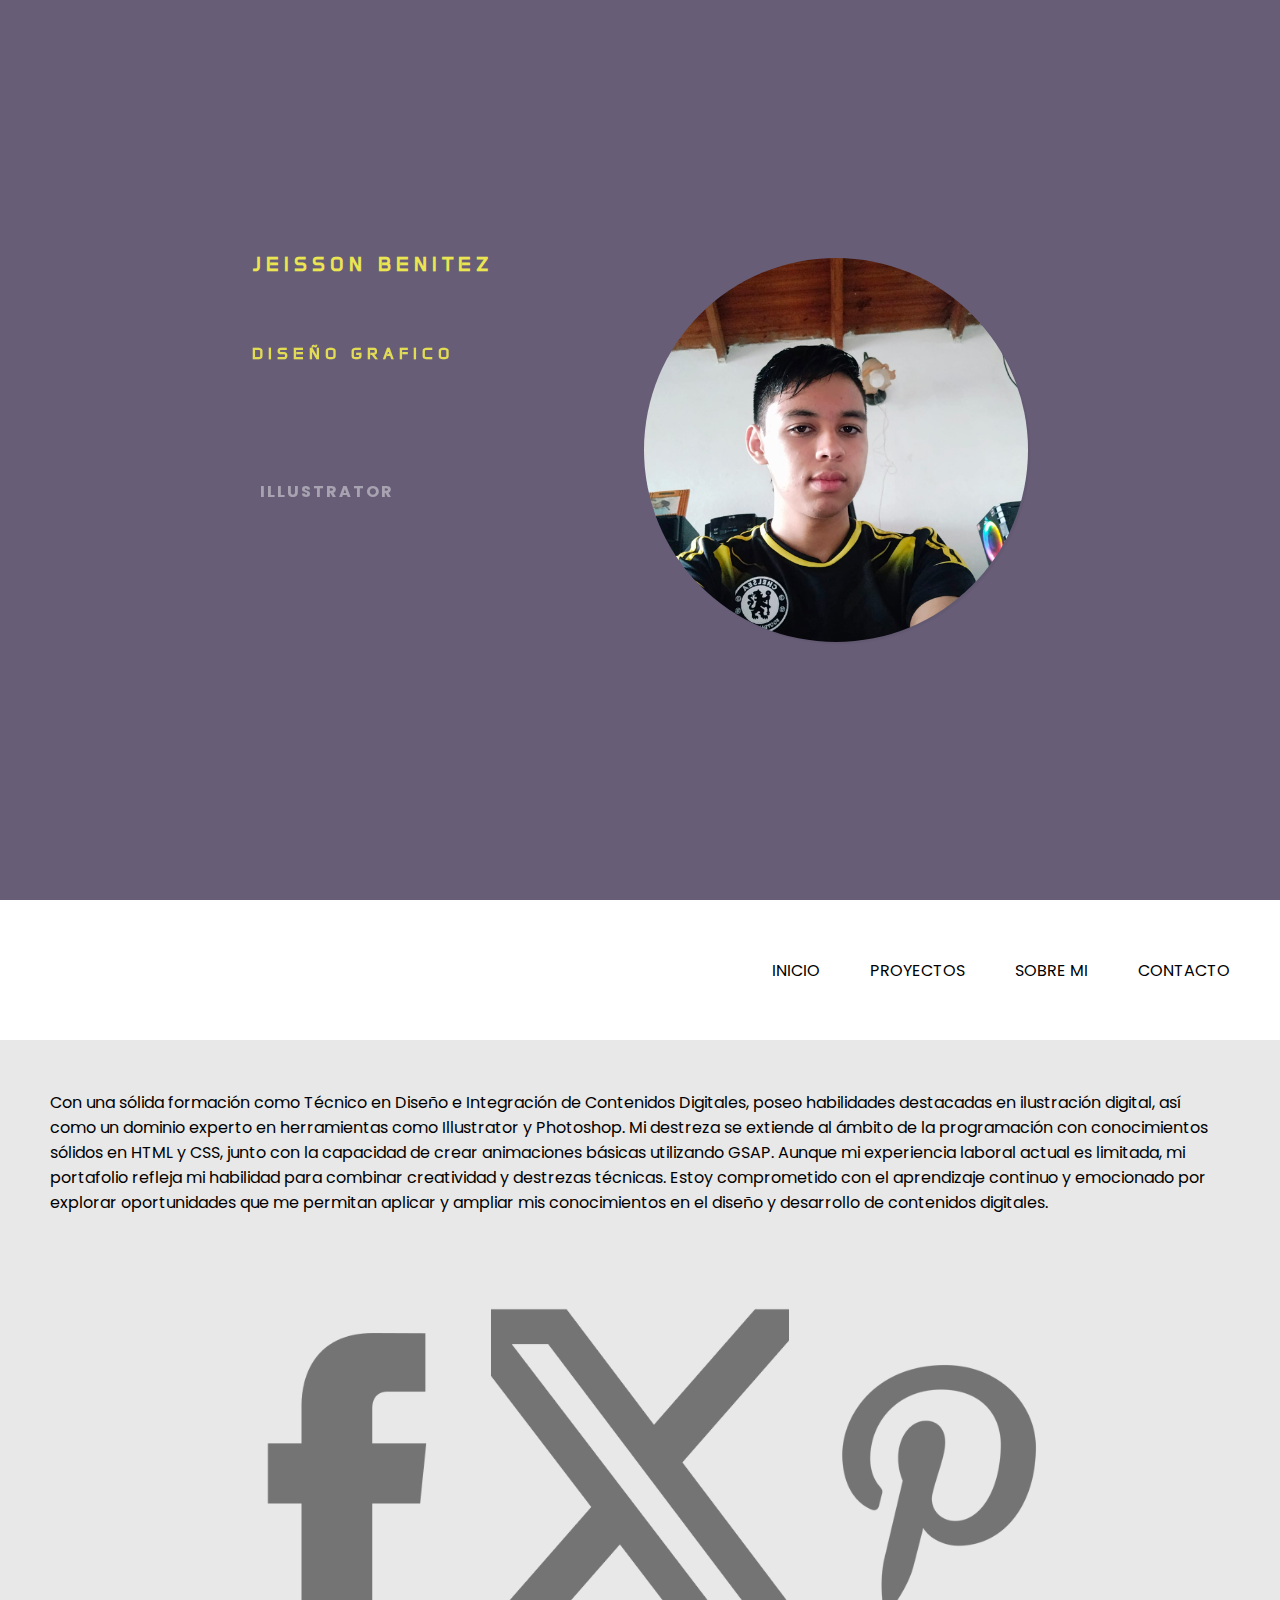
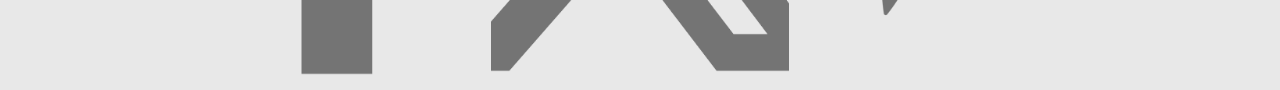
<file: index.html>
<!DOCTYPE html>
<html lang="es">
<head>
    <meta charset="UTF-8">
    <meta name="viewport" content="width=device-width, initial-scale=1.0">
    <script src="https://cdnjs.cloudflare.com/ajax/libs/gsap/3.12.5/gsap.min.js"></script>
    <link rel="preconnect" href="https://fonts.googleapis.com">
    <link rel="preconnect" href="https://fonts.gstatic.com" crossorigin>
    <link href="https://fonts.googleapis.com/css2?family=Anta&family=Inconsolata:wght@300;500&family=Roboto+Mono:wght@400;600&family=Roboto:wght@300;400;500&display=swap" rel="stylesheet">
    <link rel="preconnect" href="https://fonts.googleapis.com">
    <link rel="preconnect" href="https://fonts.gstatic.com" crossorigin>
    <link href="https://fonts.googleapis.com/css2?family=Anta&family=Inconsolata:wght@300;500&family=Poppins:ital,wght@0,100;0,200;0,300;0,400;0,500;0,600;0,700;0,800;0,900;1,100;1,200;1,300;1,400;1,500;1,600;1,700;1,800;1,900&family=Roboto+Mono:wght@400;600&family=Roboto:wght@300;400;500&display=swap" rel="stylesheet">
    <link rel="stylesheet" href="global.css">
    <link rel="stylesheet" href="style.css">
    <title>Portafolio Jeisson Benitez Ortega</title>
</head>
<body>
    <div class="hero">
        <div class="info">
            <h3 id="nombre">Jeisson Benitez</h3>
            <section>
                <p class="text title">diseño grafico</p>
                <p class="text">illustrator</p>
                <p class="text">photoshop</p>
                <p class="text title">Web-frontend</p>
                <p class="text">html</p>
                <p class="text">css</p>
                <p class="text">javascript</p>
                <p class="text title">web-backend</p>
                <p class="text">node js</p>
                <p class="text">ejs</p>
                <p class="text">sql</p>
            </section>
        </div>
        <div class="img">
            <img src="img/Jeisson.jpeg" id="img">
        </div>
    </div>
    <header id="header">
        <img src="img/barras.png" id="barras">
        <nav id="nav">
            <a href="index.html">inicio</a>
            <a href="views/portafolio.html">proyectos</a>
            <a href="views/acerca_de.html">sobre mi</a>
            <a href="views/contacto.html">contacto</a>
        </nav>
    </header>
    <p class="parraf">
        Con una sólida formación como Técnico en Diseño e Integración de Contenidos Digitales, poseo habilidades destacadas en ilustración digital, así como un dominio experto en herramientas como Illustrator y Photoshop. Mi destreza se extiende al ámbito de la programación con conocimientos sólidos en HTML y CSS, junto con la capacidad de crear animaciones básicas utilizando GSAP. Aunque mi experiencia laboral actual es limitada, mi portafolio refleja mi habilidad para combinar creatividad y destrezas técnicas. Estoy comprometido con el aprendizaje continuo y emocionado por explorar oportunidades que me permitan aplicar y ampliar mis conocimientos en el diseño y desarrollo de contenidos digitales.
    </p>
    <br>
    <section class="slider">
        <img src="img/facebook.webp" id="facebook">
        <img src="img/x.webp" id="x">
        <img src="img/pinterest.webp" id="pinterest">
    </section>
    <script src="script.js"></script>
    <script src="global.js"></script>
</body>
</html>
</file>
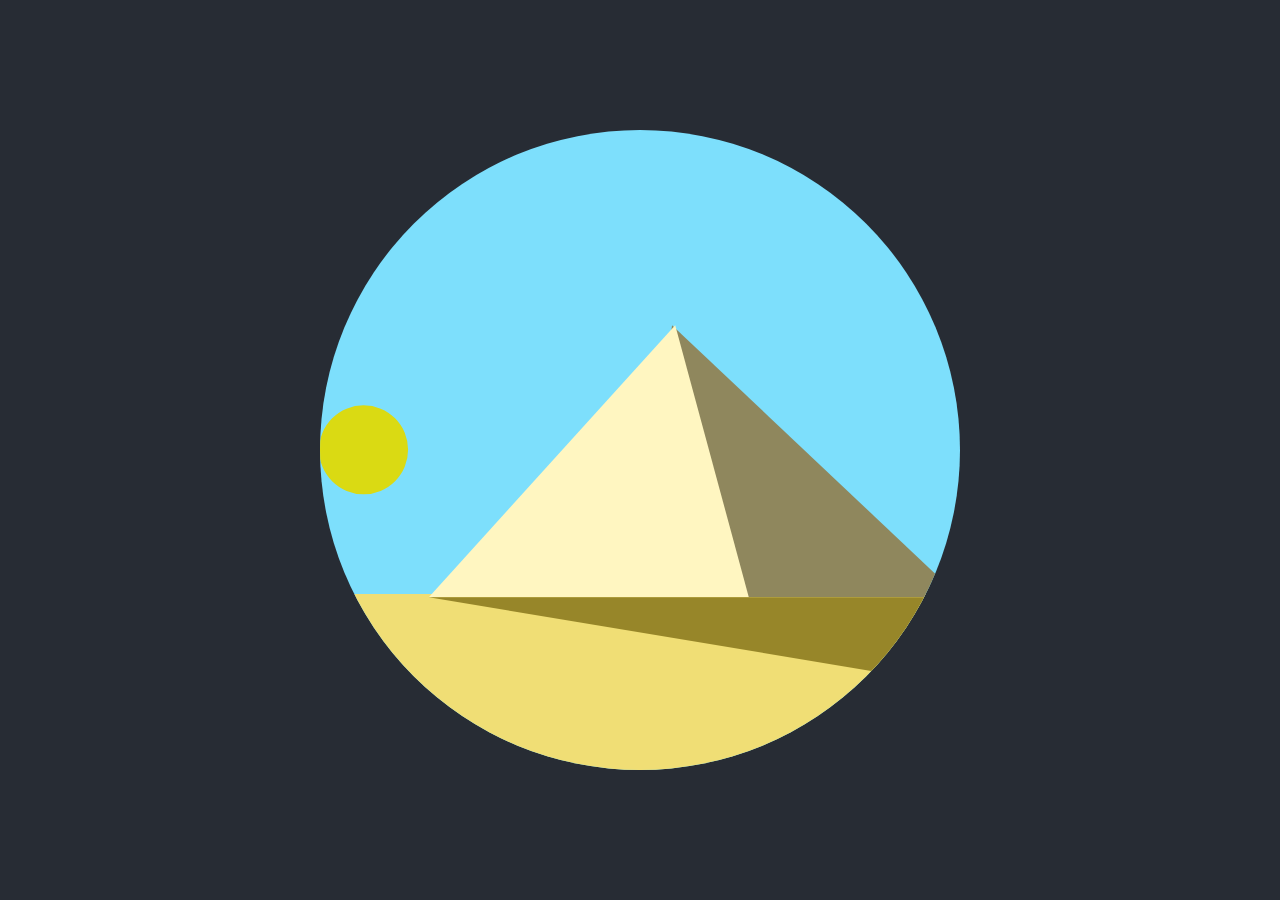
<file: views/proyects/atardecer/index.html>
<!DOCTYPE html>
<html lang="es">
<head>
    <meta charset="UTF-8">
    <meta name="viewport" content="width=device-width, initial-scale=1.0">
    <link rel="stylesheet" href="style.css">
    <title>Document</title>
</head>
<body>
    <div class="container">
        <div class="sol">
            <div class="circulo"></div>
        </div>
        <div class="sand">
                
        </div>
        <div class="sombraSand">
            
        </div>
        <div class="piramide">
            <div class="triangulo-1">
                    
            </div>
            <div class="triangulo-2">
                    
            </div>
        </div>
    </div>
    
</body>
</html>
</file>
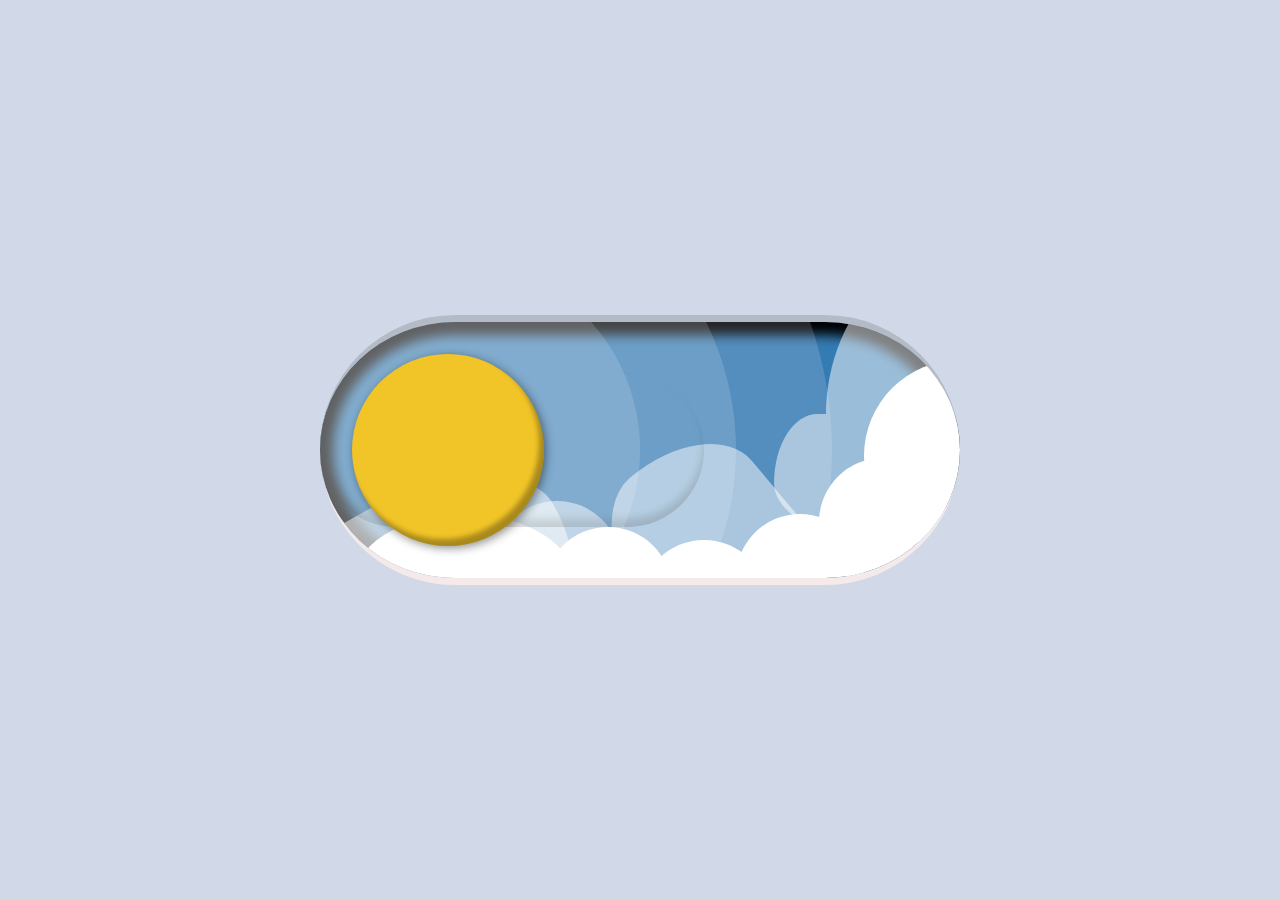
<file: views/proyects/solYLunaButton/index.html>
<!DOCTYPE html>
<html lang="es">
<head>
    <meta charset="UTF-8">
    <meta name="viewport" content="width=device-width, initial-scale=1.0">
    <title>SOL Y LUNA BOTON</title>
    <link rel="stylesheet" href="style.css">
</head>
<body>
<div class="container">
    <div class="background">
        <div class="estrella">
            <div class="star1"></div>
            <div class="star2"></div>
            <div class="star3"></div>
            <div class="star4"></div>
            <div class="star5"></div>
            <div class="star6"></div>
            <div class="star7"></div>
            <div class="star8"></div>
            <div class="star9"></div>
            <div class="star10"></div>
        </div>
        <div class="nube">
            <div class="n1"></div>
            <div class="n2"></div>
            <div class="n3"></div>
            <div class="n4"></div>
            <div class="n5"></div>
            <div class="n6"></div>
        </div>
        <div class="sombra"></div>
        <div class="fondoEsfera">
            <div class="esfera">
                <div class="luna">
                    <div class="crater1"></div>
                    <div class="crater2"></div>
                    <div class="crater3"></div>
                </div>
            </div>
        </div>
    </div>
</div>

<script src="script.js"></script>
</body>
</html>
</file>
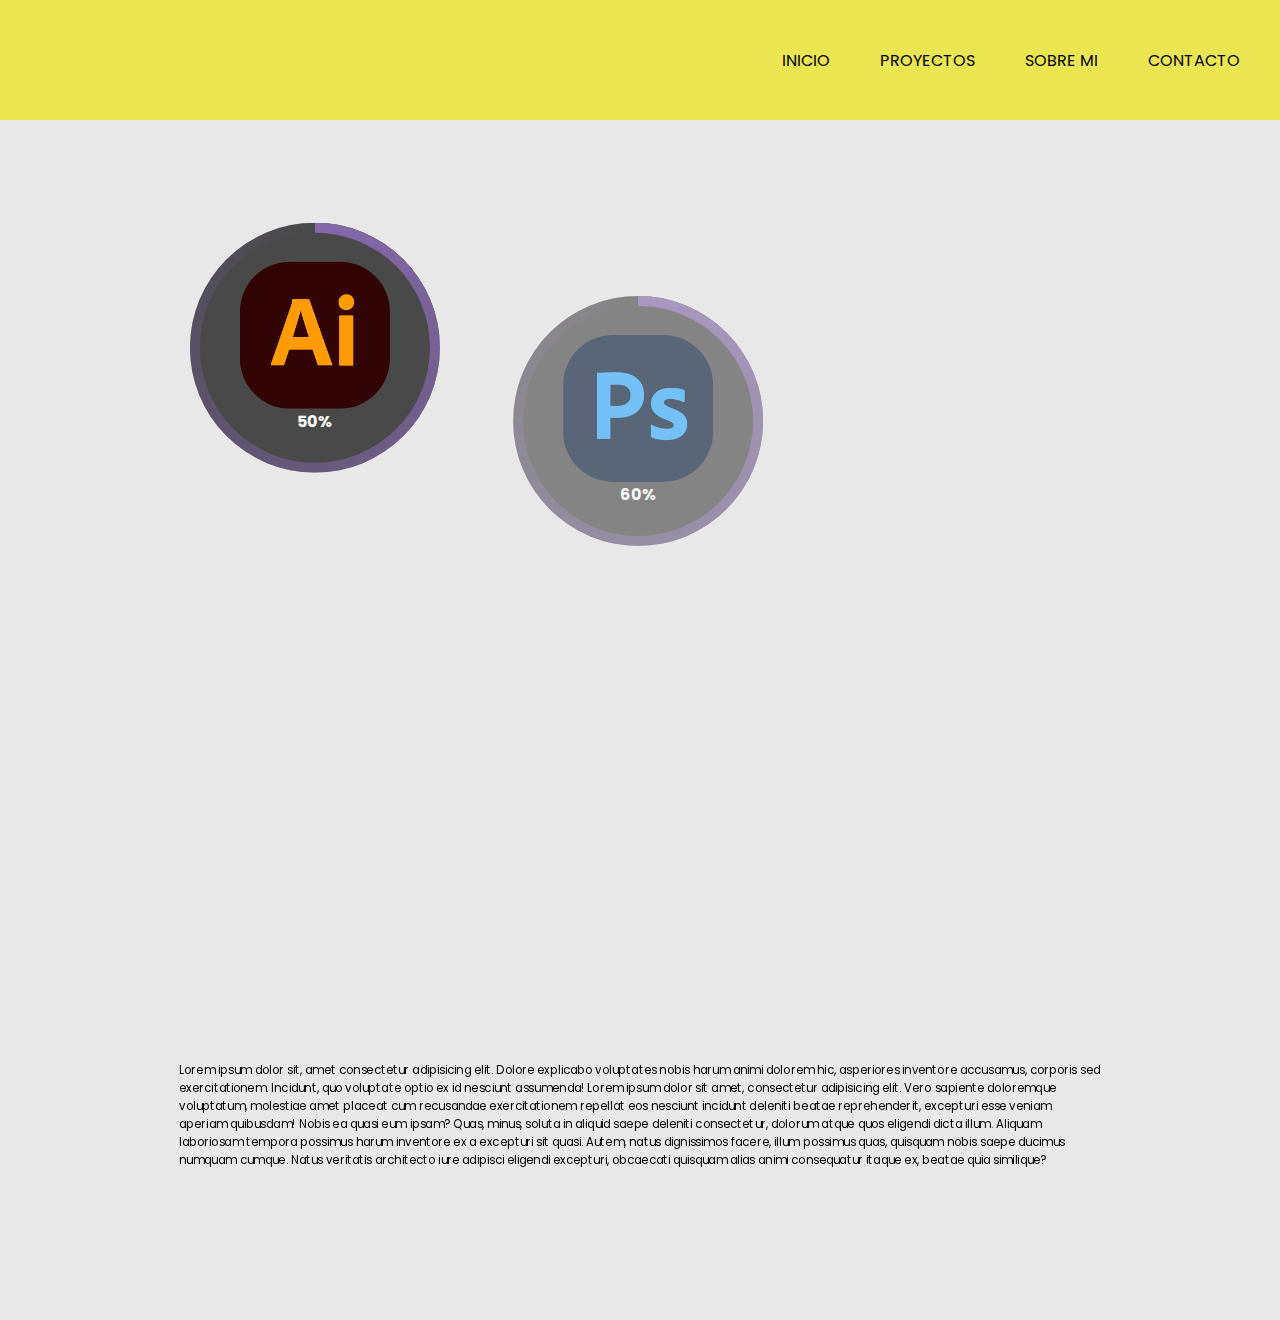
<file: views/acerca_de.html>
<!DOCTYPE html>
<html lang="es">
<head>
    <meta charset="UTF-8">
    <meta name="viewport" content="width=device-width, initial-scale=1.0">
    <link rel="stylesheet" href="../global.css">
    <link rel="stylesheet" href="css/acerca de.css">
    <link rel="preconnect" href="https://fonts.googleapis.com">
    <link rel="preconnect" href="https://fonts.gstatic.com" crossorigin>
    <link href="https://fonts.googleapis.com/css2?family=Anta&family=Inconsolata:wght@300;500&family=Roboto+Mono:wght@400;600&family=Roboto:wght@300;400;500&display=swap" rel="stylesheet">
    <link rel="preconnect" href="https://fonts.googleapis.com">
    <link rel="preconnect" href="https://fonts.gstatic.com" crossorigin>
    <link href="https://fonts.googleapis.com/css2?family=Anta&family=Inconsolata:wght@300;500&family=Poppins:ital,wght@0,100;0,200;0,300;0,400;0,500;0,600;0,700;0,800;0,900;1,100;1,200;1,300;1,400;1,500;1,600;1,700;1,800;1,900&family=Roboto+Mono:wght@400;600&family=Roboto:wght@300;400;500&display=swap" rel="stylesheet">
    <script src="https://cdnjs.cloudflare.com/ajax/libs/gsap/3.12.5/gsap.min.js"></script>
    <title>Sobre mi</title>
</head>
<body>
    <header>
        <img src="../img/barras.png" id="barras">
        <nav id="nav">
            <a href="../index.html">inicio</a>
            <a href="./portafolio.html">proyectos</a>
            <a href="./acerca_de.html">sobre mi</a>
            <a href="contacto.html">contacto</a>
        </nav>
    </header>
    <div class="tecnologias">
        <div class="tecno">
            <img id="illustrator" src="../img/acerca de/Illustrator.png">
            <p>50%</p>
        </div>
        <div class="tecno">
            <img id="photoshop" src="../img/acerca de/Photoshop.png">
            <p>60%</p>
        </div>
        <div class="tecno">
            <img id="html" src="../img/acerca de/html.png">
            <p>80%</p>
        </div>
        <div class="tecno">
            <img id="css" src="../img/acerca de/css.webp">
            <p>60%</p>
        </div>
        <div class="tecno">
            <img id="javascript" src="../img/acerca de/Javascript.png">
            <p>80%</p>
        </div>
        <div class="tecno">
            <img id="node" src="../img/acerca de/node.png">
            <p>20%</p>
        </div>
        <div class="tecno">
            <img id="ejs" src="../img/acerca de/ejs.png">
            <p>40%</p>
        </div>
        <div class="tecno">
            <img id="sql" src="../img/acerca de/sql.png">
            <p>70%</p>
        </div>
    </div>
    <div class="texto">
        <p>Lorem ipsum dolor sit, amet consectetur adipisicing elit. Dolore explicabo voluptates nobis harum animi dolorem hic, asperiores inventore accusamus, corporis sed exercitationem. Incidunt, quo voluptate optio ex id nesciunt assumenda! Lorem ipsum dolor sit amet, consectetur adipisicing elit. Vero sapiente doloremque voluptatum, molestiae amet placeat cum recusandae exercitationem repellat eos nesciunt incidunt deleniti beatae reprehenderit, excepturi esse veniam aperiam quibusdam!
        Nobis ea quasi eum ipsam? Quas, minus, soluta in aliquid saepe deleniti consectetur, dolorum atque quos eligendi dicta illum. Aliquam laboriosam tempora possimus harum inventore ex a excepturi sit quasi.
        Autem, natus dignissimos facere, illum possimus quas, quisquam nobis saepe ducimus numquam cumque. Natus veritatis architecto iure adipisci eligendi excepturi, obcaecati quisquam alias animi consequatur itaque ex, beatae quia similique?</p>
    </div>
    <script src="../global.js"></script>
    <script src="../views/js/acerca de.js"></script>
    <script src="../global.js"></script>
</body>
</html>
</file>
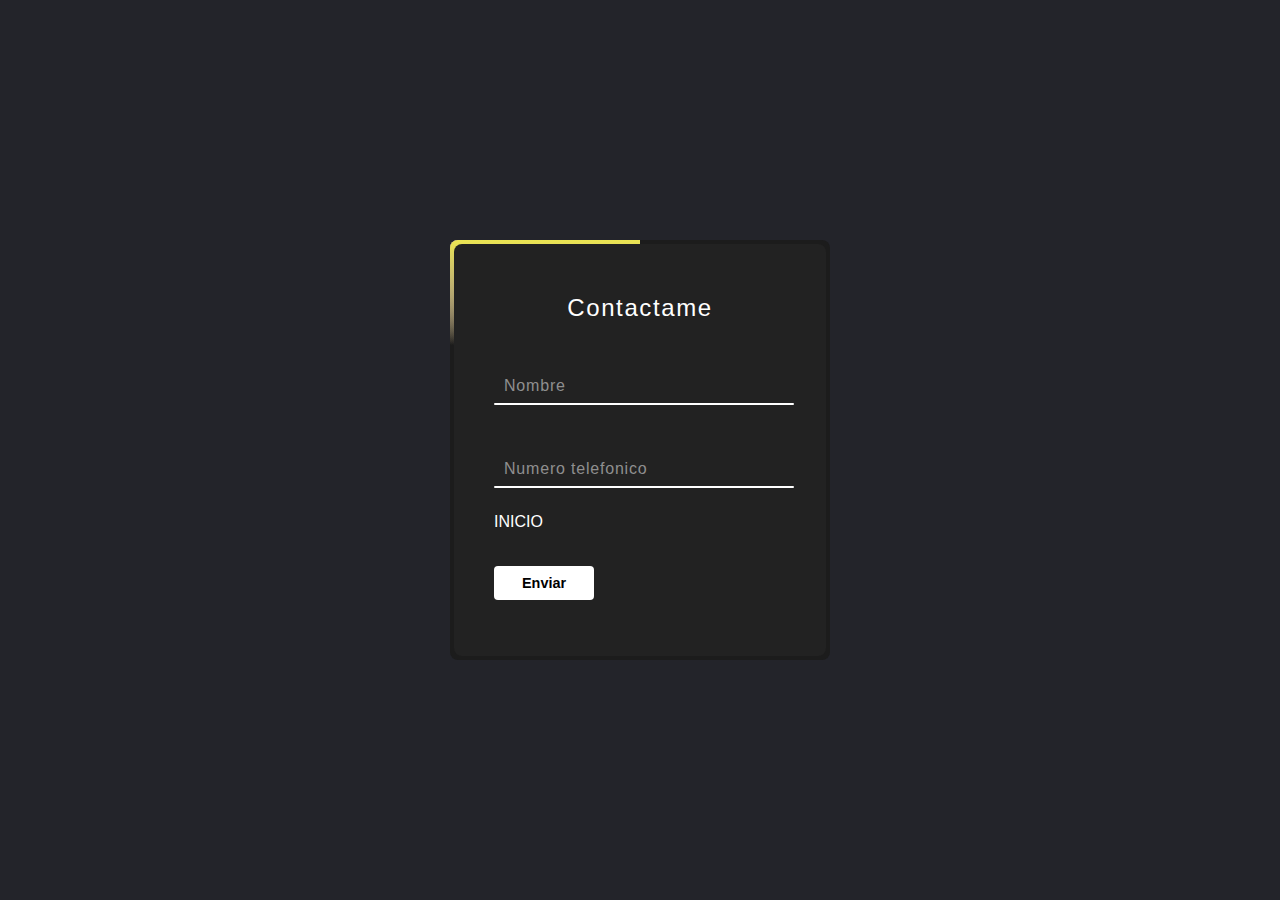
<file: views/contacto.html>
<!DOCTYPE html>
<html lang="es">
<head>
    <link rel="stylesheet" href="css/contacto.css">
    <meta charset="UTF-8">
    <meta name="viewport" content="width=device-width, initial-scale=1.0">
    <title>Contacto</title>
</head>
<body>
    <div class="box">
        <span class="borderline"></span> 
        <form action="/admin" method="post">
            <h2>Contactame</h2>
            <div class="inputbox">
                <input type="text" name="Username" autocomplete="off" required="required">
                <span>Nombre</span>
                <i></i>
            </div>
            <div class="inputbox">
                <input type="text" name="Number" autocomplete="off" required="required">
                <span>Numero telefonico</span>
                <i></i>
            </div>
            <div class="links">
                <a href="../index.html">INICIO</a>
            </div>
            <input type="submit" value="Enviar">
        </form>
    </div>
</body>
</html>
</file>
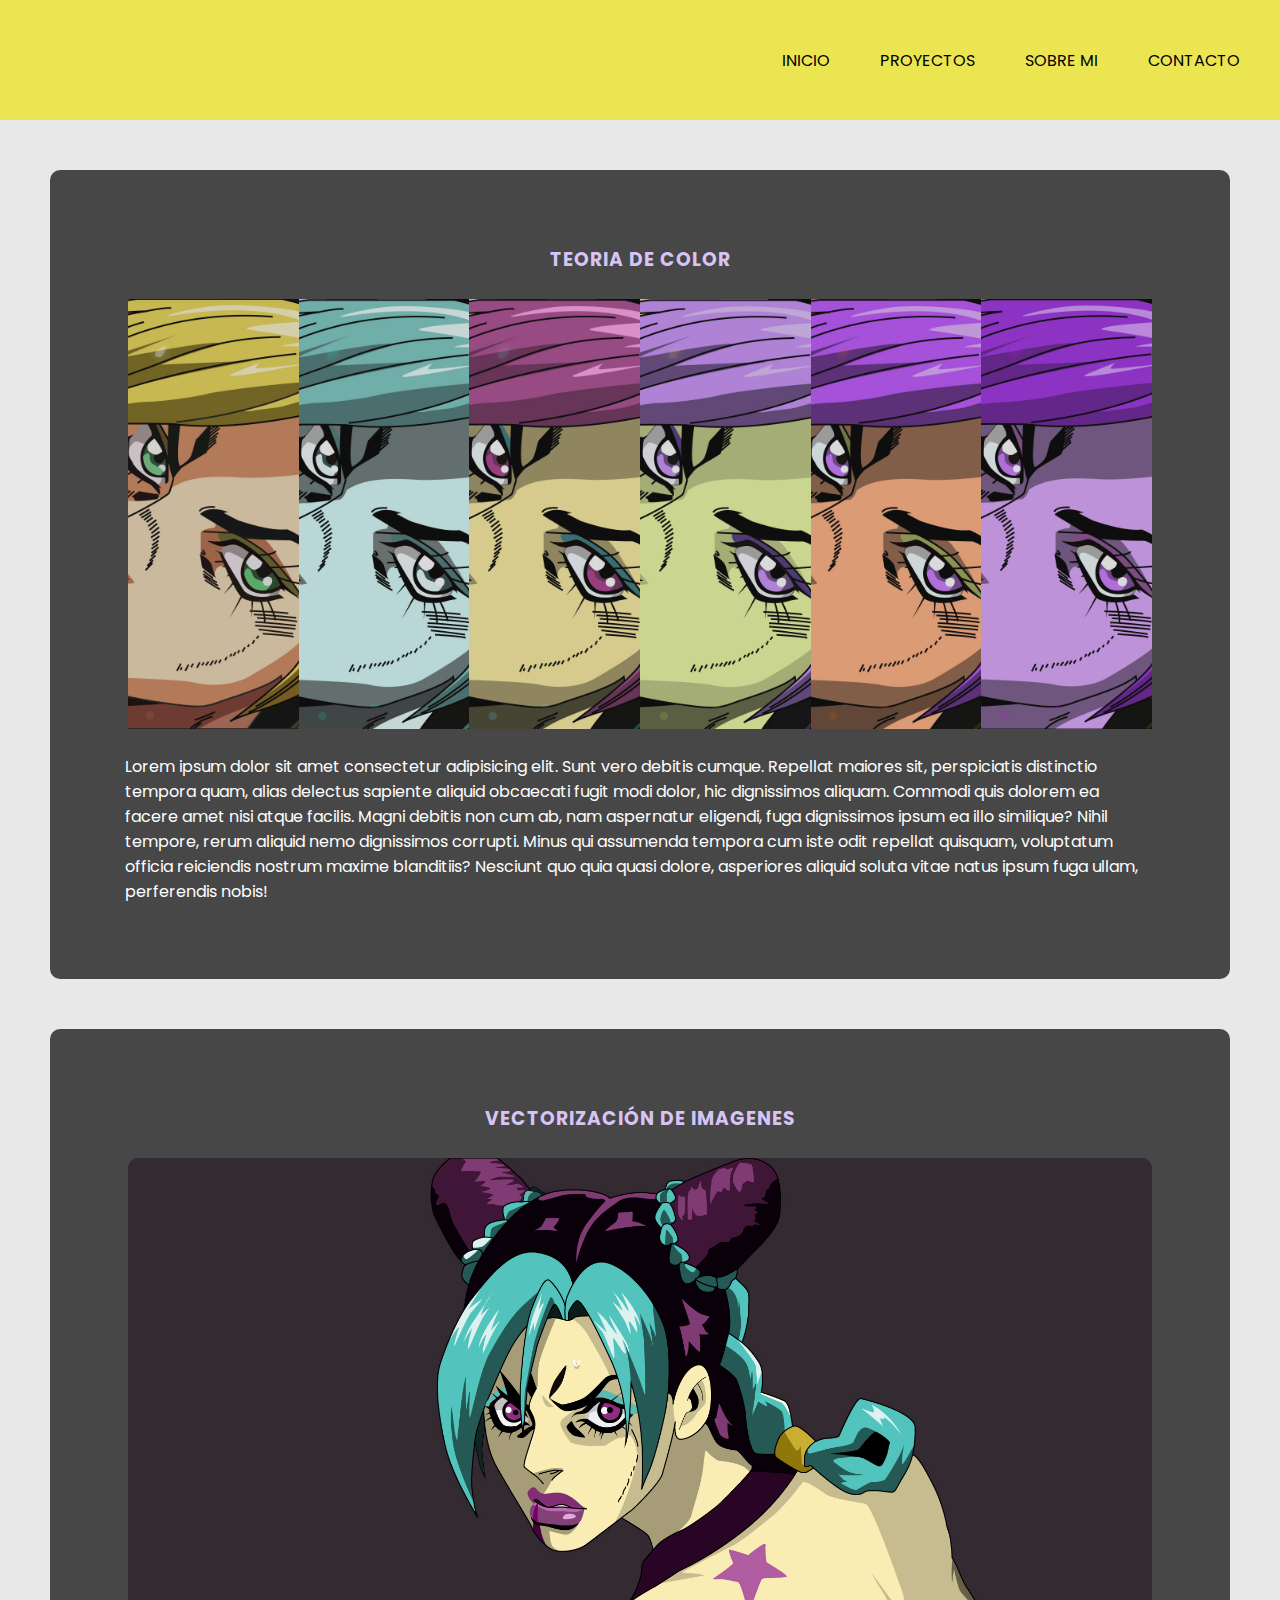
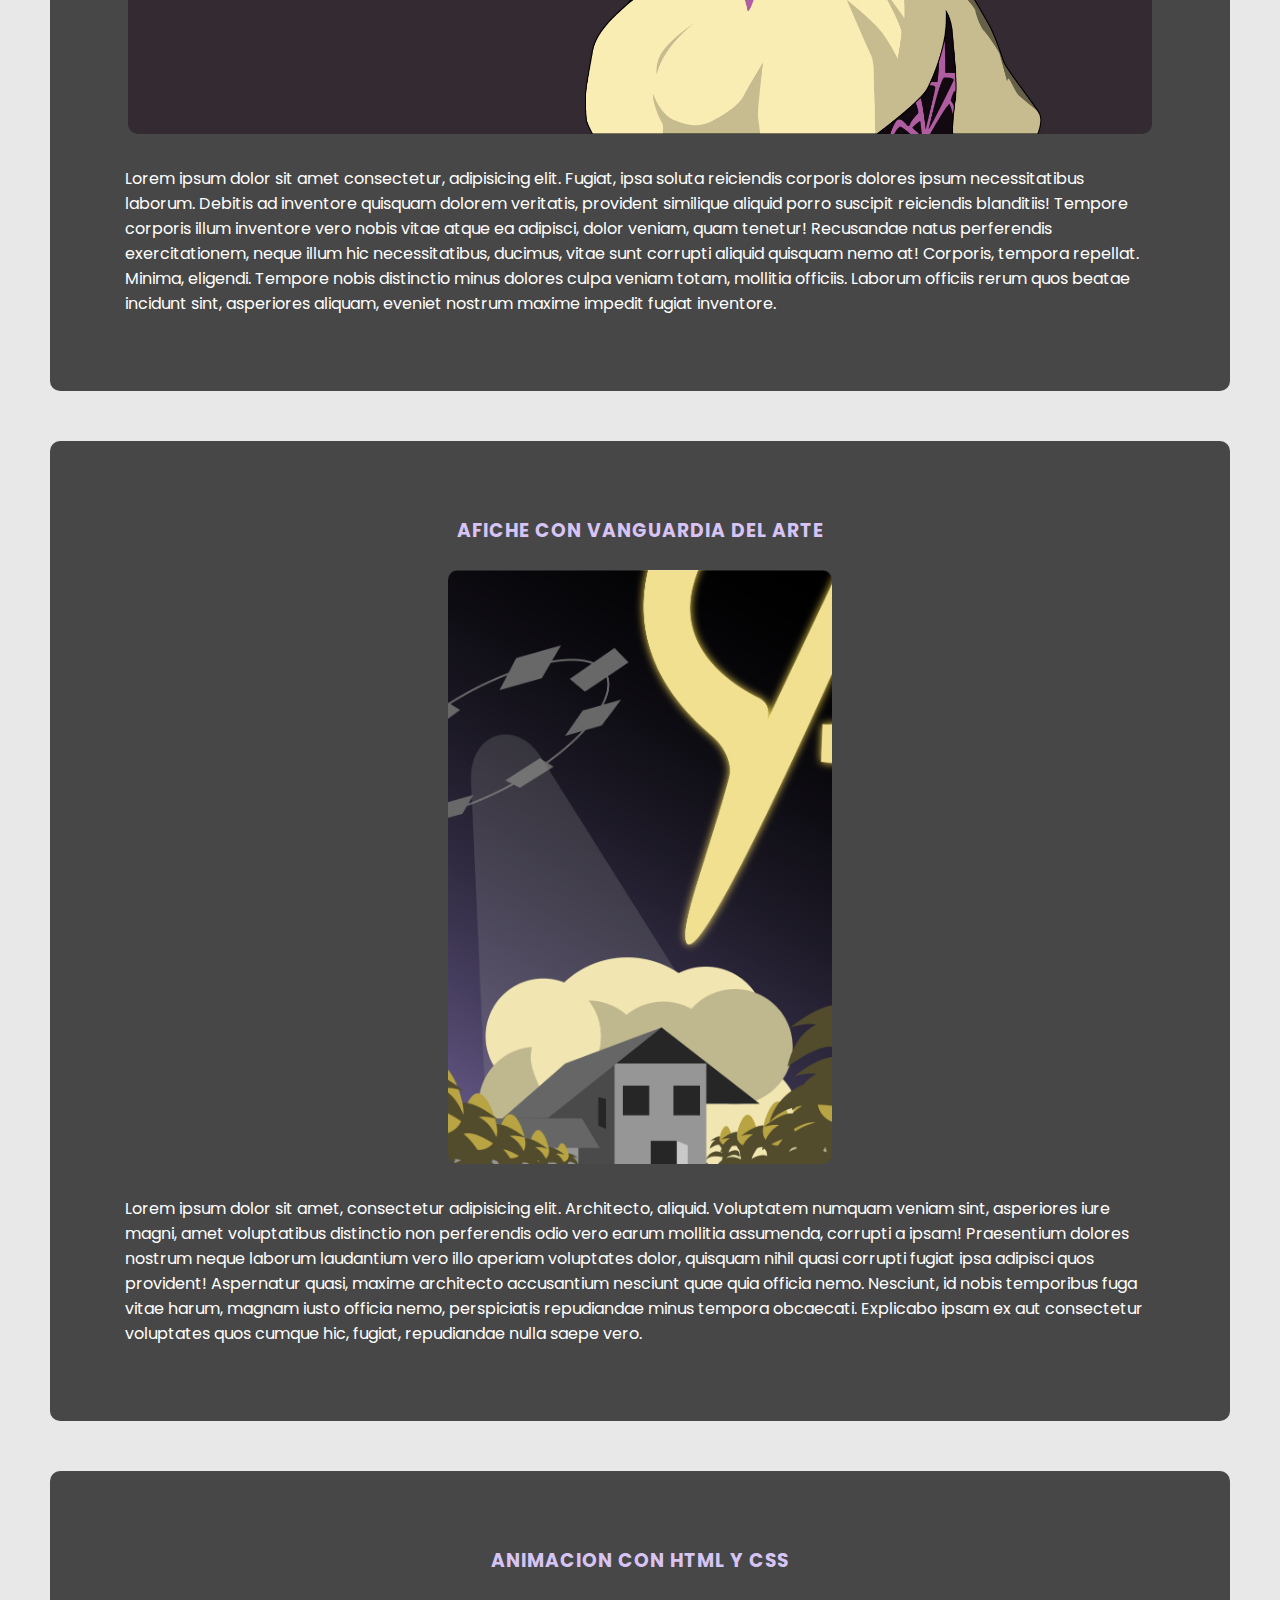
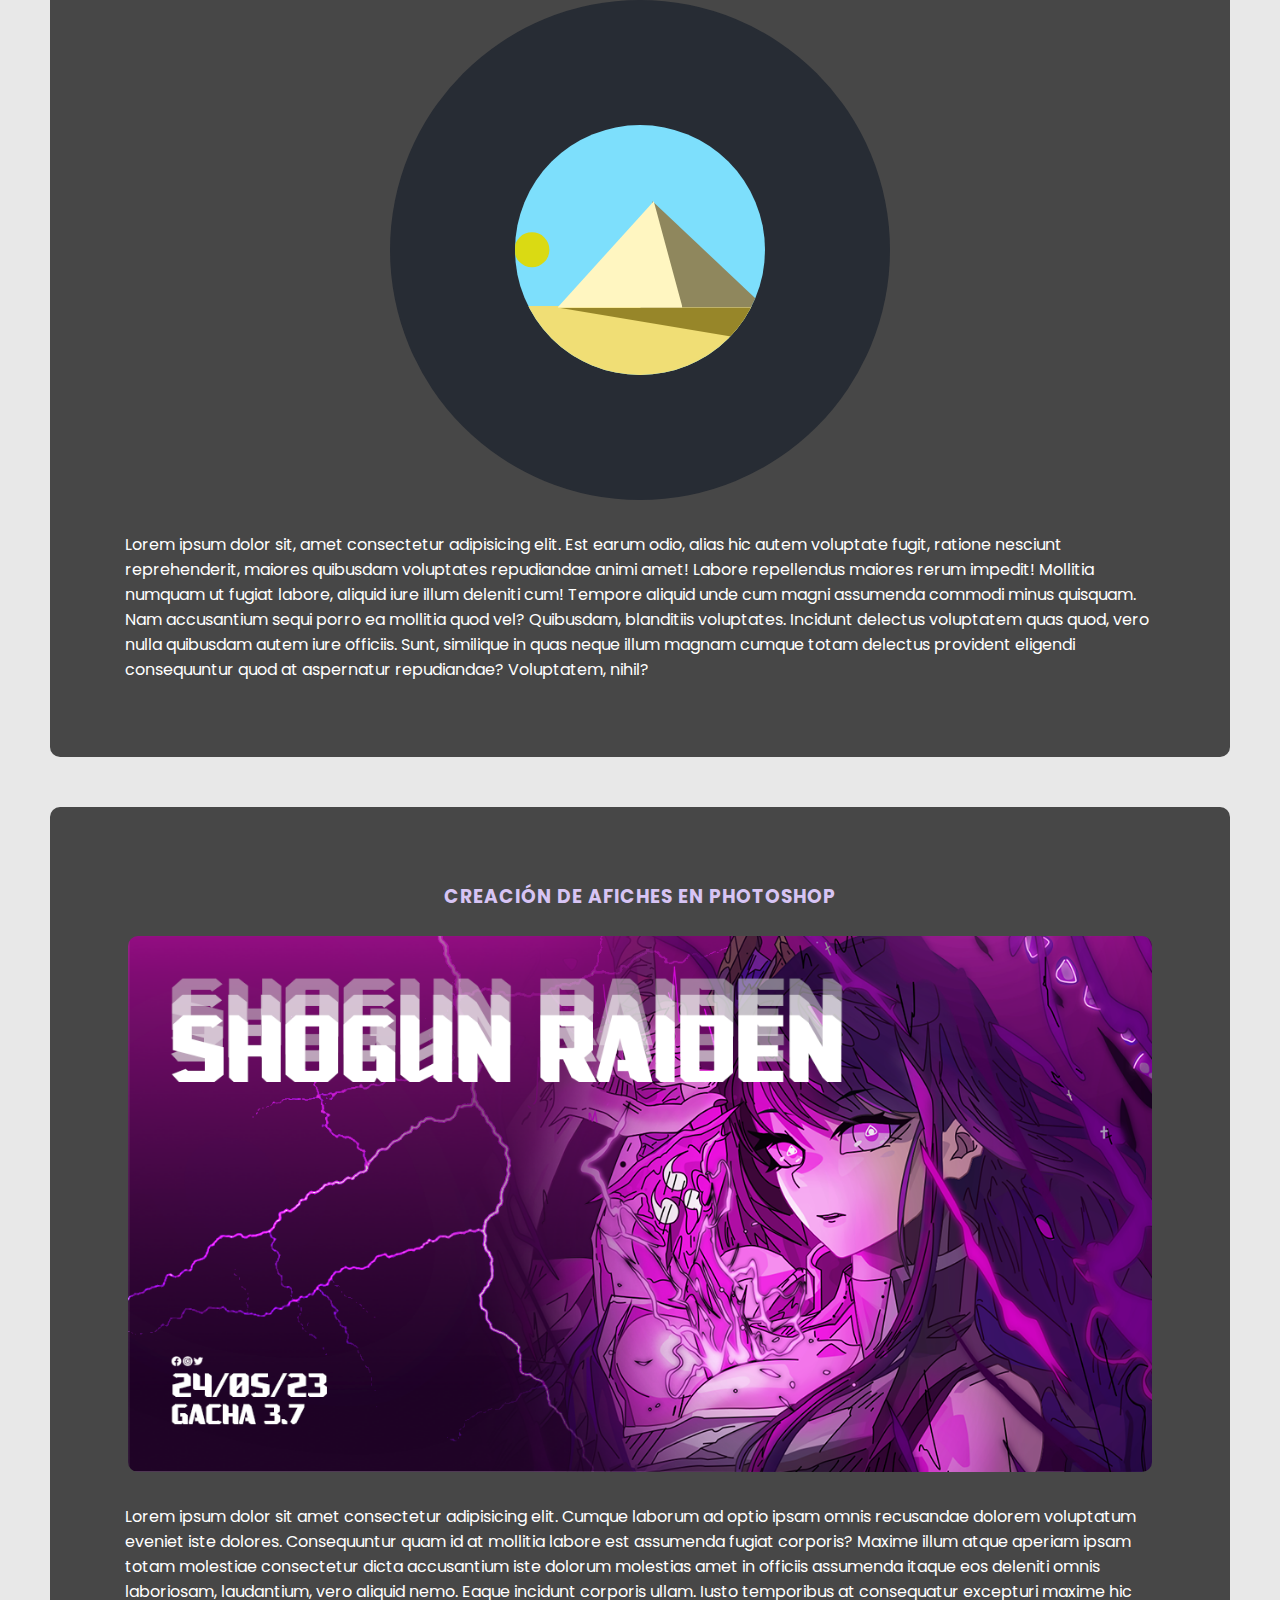
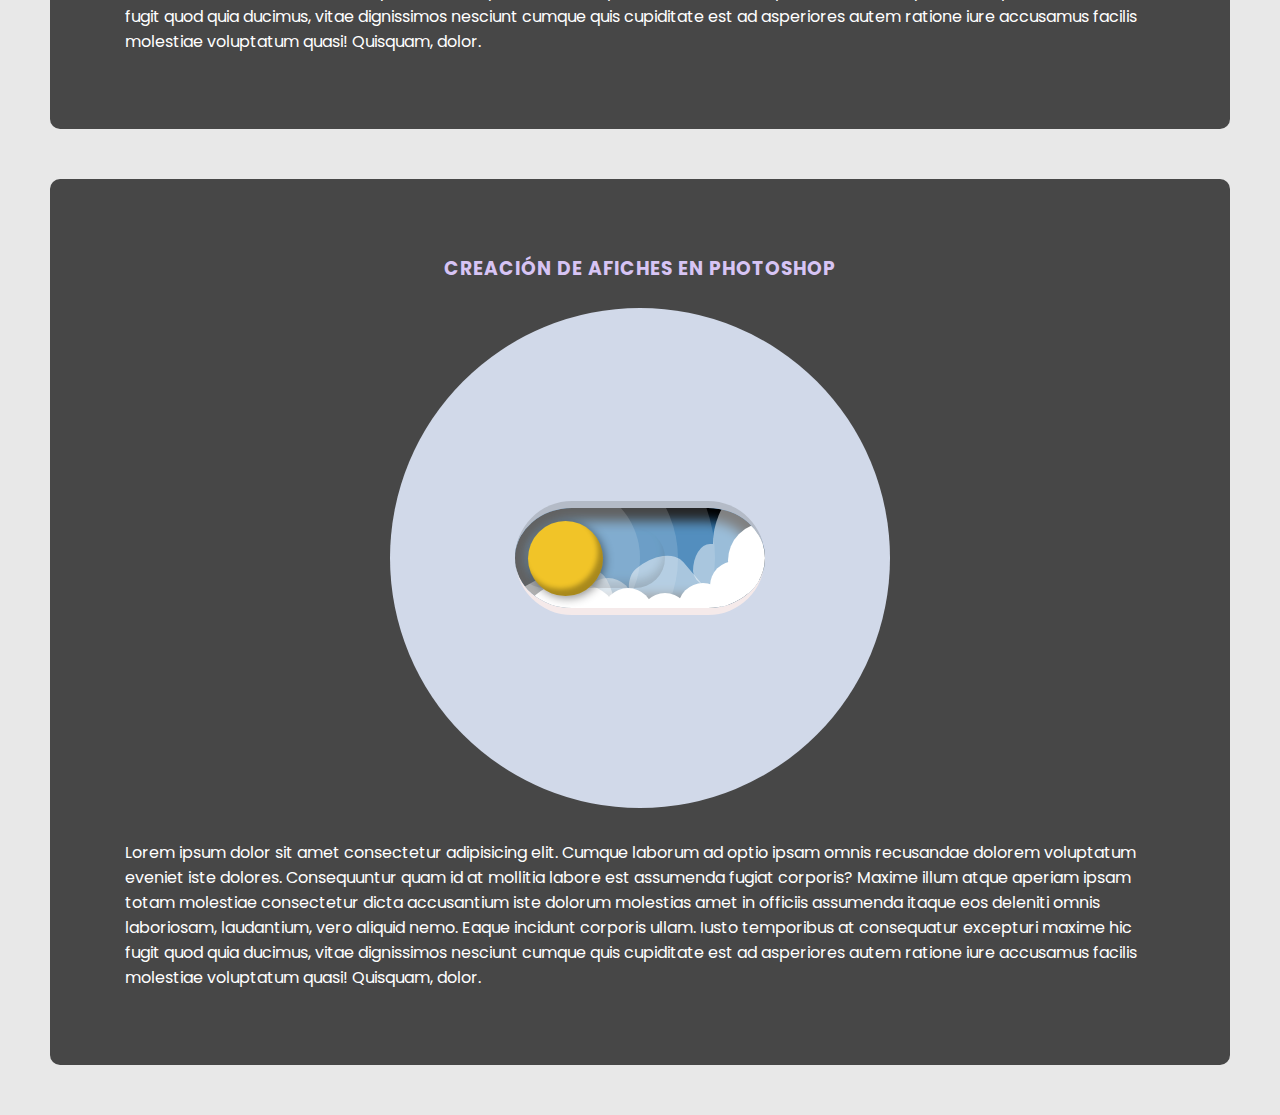
<file: views/portafolio.html>
<!DOCTYPE html>
<html lang="es">
<head>
    <meta charset="UTF-8">
    <meta name="viewport" content="width=device-width, initial-scale=1.0">
    <link rel="preconnect" href="https://fonts.googleapis.com">
    <link rel="preconnect" href="https://fonts.gstatic.com" crossorigin>
    <link href="https://fonts.googleapis.com/css2?family=Anta&family=Inconsolata:wght@300;500&family=Roboto+Mono:wght@400;600&family=Roboto:wght@300;400;500&display=swap" rel="stylesheet">
    <link rel="preconnect" href="https://fonts.googleapis.com">
    <link rel="preconnect" href="https://fonts.gstatic.com" crossorigin>
    <link href="https://fonts.googleapis.com/css2?family=Anta&family=Inconsolata:wght@300;500&family=Poppins:ital,wght@0,100;0,200;0,300;0,400;0,500;0,600;0,700;0,800;0,900;1,100;1,200;1,300;1,400;1,500;1,600;1,700;1,800;1,900&family=Roboto+Mono:wght@400;600&family=Roboto:wght@300;400;500&display=swap" rel="stylesheet">
    <link rel="stylesheet" href="../global.css">
    <link rel="stylesheet" href="css/portafolio.css">
    <script src="https://cdnjs.cloudflare.com/ajax/libs/gsap/3.12.5/gsap.min.js"></script>
    <title>proyectos</title>
</head>
<body>
    <header>
        <img src="../img/barras.png" id="barras">
        <nav id="nav">
            <a href="../index.html">inicio</a>
            <a href="./portafolio.html">proyectos</a>
            <a href="./acerca_de.html">sobre mi</a>
            <a href="contacto.html">contacto</a>
        </nav>
    </header>
    <div class="proyecto">
        <div class="container">
            <h3>teoria de color</h3>
            <section class="slider">
                <img class="img" src="../img/portafolio/jolyne cujoh_Mesa de trabajo 1.jpg">
                <img class="img" src="../img/portafolio/jolyne cujoh-02.jpg">
                <img class="img" src="../img/portafolio/jolyne cujoh-03.jpg">
                <img class="img" src="../img/portafolio/jolyne cujoh-04.jpg">
                <img class="img" src="../img/portafolio/jolyne cujoh-05.jpg">
                <img class="img" src="../img/portafolio/jolyne cujoh-06.jpg">
            </section>
            <p>
                Lorem ipsum dolor sit amet consectetur adipisicing elit. Sunt vero debitis cumque. Repellat maiores sit, perspiciatis distinctio tempora quam, alias delectus sapiente aliquid obcaecati fugit modi dolor, hic dignissimos aliquam.
            Commodi quis dolorem ea facere amet nisi atque facilis. Magni debitis non cum ab, nam aspernatur eligendi, fuga dignissimos ipsum ea illo similique? Nihil tempore, rerum aliquid nemo dignissimos corrupti.
            Minus qui assumenda tempora cum iste odit repellat quisquam, voluptatum officia reiciendis nostrum maxime blanditiis? Nesciunt quo quia quasi dolore, asperiores aliquid soluta vitae natus ipsum fuga ullam, perferendis nobis!
        </p>
        </div>
    </div>

    <div class="proyecto">
        <div class="container">
            <h3>vectorización de imagenes</h3>
            <div>
                <img src="../img/portafolio/jolyne examen_Mesa de trabajo 1.jpg" class="img-single ho" id="img-1">
            </div>
            <p>
                Lorem ipsum dolor sit amet consectetur, adipisicing elit. Fugiat, ipsa soluta reiciendis corporis dolores ipsum necessitatibus laborum. Debitis ad inventore quisquam dolorem veritatis, provident similique aliquid porro suscipit reiciendis blanditiis!
                Tempore corporis illum inventore vero nobis vitae atque ea adipisci, dolor veniam, quam tenetur! Recusandae natus perferendis exercitationem, neque illum hic necessitatibus, ducimus, vitae sunt corrupti aliquid quisquam nemo at!
                Corporis, tempora repellat. Minima, eligendi. Tempore nobis distinctio minus dolores culpa veniam totam, mollitia officiis. Laborum officiis rerum quos beatae incidunt sint, asperiores aliquam, eveniet nostrum maxime impedit fugiat inventore.
            </p>
        </div>
    </div>

    <div class="proyecto">
        <div class="container">
            <h3>afiche con vanguardia del arte</h3>
            <div>
                <img src="../img/portafolio/art deco afiche(full capas).png" class="img-single ver" id="img-2">
            </div>
            <p>
                Lorem ipsum dolor sit amet, consectetur adipisicing elit. Architecto, aliquid. Voluptatem numquam veniam sint, asperiores iure magni, amet voluptatibus distinctio non perferendis odio vero earum mollitia assumenda, corrupti a ipsam!
                Praesentium dolores nostrum neque laborum laudantium vero illo aperiam voluptates dolor, quisquam nihil quasi corrupti fugiat ipsa adipisci quos provident! Aspernatur quasi, maxime architecto accusantium nesciunt quae quia officia nemo.
                Nesciunt, id nobis temporibus fuga vitae harum, magnam iusto officia nemo, perspiciatis repudiandae minus tempora obcaecati. Explicabo ipsam ex aut consectetur voluptates quos cumque hic, fugiat, repudiandae nulla saepe vero.
            </p>
        </div>
    </div>

    <div class="proyecto">
        <div class="container">
            <h3>animacion con html y css</h3>
            <div>
                <iframe src="proyects/atardecer/index.html" ></iframe>
            </div>
            <p>
                Lorem ipsum dolor sit, amet consectetur adipisicing elit. Est earum odio, alias hic autem voluptate fugit, ratione nesciunt reprehenderit, maiores quibusdam voluptates repudiandae animi amet! Labore repellendus maiores rerum impedit!
                Mollitia numquam ut fugiat labore, aliquid iure illum deleniti cum! Tempore aliquid unde cum magni assumenda commodi minus quisquam. Nam accusantium sequi porro ea mollitia quod vel? Quibusdam, blanditiis voluptates.
                Incidunt delectus voluptatem quas quod, vero nulla quibusdam autem iure officiis. Sunt, similique in quas neque illum magnam cumque totam delectus provident eligendi consequuntur quod at aspernatur repudiandae? Voluptatem, nihil?
            </p>
        </div>
    </div>

    <div class="proyecto">
        <div class="container">
            <h3>creación de afiches en photoshop</h3>
            <div>
                <img src="../img/portafolio/1200x628.png" class="img-single ho" id="img-4">
            </div>
            <p>
                Lorem ipsum dolor sit amet consectetur adipisicing elit. Cumque laborum ad optio ipsam omnis recusandae dolorem voluptatum eveniet iste dolores. Consequuntur quam id at mollitia labore est assumenda fugiat corporis?
                Maxime illum atque aperiam ipsam totam molestiae consectetur dicta accusantium iste dolorum molestias amet in officiis assumenda itaque eos deleniti omnis laboriosam, laudantium, vero aliquid nemo. Eaque incidunt corporis ullam.
                Iusto temporibus at consequatur excepturi maxime hic fugit quod quia ducimus, vitae dignissimos nesciunt cumque quis cupiditate est ad asperiores autem ratione iure accusamus facilis molestiae voluptatum quasi! Quisquam, dolor.
            </p>
        </div>
    </div>

    <div class="proyecto">
        <div class="container">
            <h3>creación de afiches en photoshop</h3>
            <div>
                <iframe src="proyects/solYLunaButton/index.html" frameborder="0"></iframe>
            </div>
            <p>
                Lorem ipsum dolor sit amet consectetur adipisicing elit. Cumque laborum ad optio ipsam omnis recusandae dolorem voluptatum eveniet iste dolores. Consequuntur quam id at mollitia labore est assumenda fugiat corporis?
                Maxime illum atque aperiam ipsam totam molestiae consectetur dicta accusantium iste dolorum molestias amet in officiis assumenda itaque eos deleniti omnis laboriosam, laudantium, vero aliquid nemo. Eaque incidunt corporis ullam.
                Iusto temporibus at consequatur excepturi maxime hic fugit quod quia ducimus, vitae dignissimos nesciunt cumque quis cupiditate est ad asperiores autem ratione iure accusamus facilis molestiae voluptatum quasi! Quisquam, dolor.
            </p>
        </div>
    </div>
    <script src="../global.js"></script>
    <script src="js/proyectos.js"></script>
</body>
</html>
</file>
<file: global.css>
*{
    margin: 0;
    padding: 0;
    font-family: "poppins", Tahoma,'Segoe UI', Geneva, Verdana, sans-serif;
}

body{
    background-color: #e8e8e8;
}

header{
    display: flex;
    align-items: center;
    justify-content: right;
    padding: 40px;
    background-color: #EBE552;
}

header nav{
    display: flex;
    justify-content: right;
    align-items: center;
    flex-wrap: wrap;
    gap:50px;
    
}

header nav a{
    color: #000;
    text-transform: uppercase;
    text-decoration: none;
    transition: .2s ea;
}

header nav a:hover{
    color: #8267AB;
    font-weight: bold;
}

::-webkit-scrollbar{
    width: 7px;
    background-color: #615B6B;
}

::-webkit-scrollbar-thumb{
    background-color: #9C9952;
}

#barras{
    height: 100%;
    width: 40px;
    object-fit: cover;
    opacity: 1;
    transition: .5s ease;   
    opacity: 0;
}

@media (max-width:545px){


    header{
        display: flex;
        height: 40px;
        justify-content: left;
    }

    #barras{
        height: 40px;
        width: 40px;
        object-fit: cover;
        opacity: 1;
        transition: .5s ease;
    }

    header nav{
        justify-content: left;
        scale: 0;
        background-color: #EBE552;
        border: 5px solid #000;
        transition: .5s ease;
        padding: 25px;
        width: 30vw;
        border-radius: 50px;
    }

    .active{
        margin-top: 200px;
        scale: 1;
        z-index: 2;
    }
}

@media (max-width:441px){
    p{
        font-size: 15px;
    }

    header nav{
        width: 20vw;
    }
}

@media (max-width:395px){
    header nav a{
        font-size: 10px;
        font-weight: bold;
    }
}
</file>
<file: style.css>
#nombre{
    margin: 15px 0 15px 0px;
    text-transform: uppercase;
    color:#EBE552;
    font-weight: bold;
    font-family: "Anta";
    letter-spacing: 5px;
}

.hero{
    max-width: 100vw;
    height: 100vh;
    display: flex;
    justify-content: center;
    align-items: center;
    gap: 150px;
    object-fit: cover;
}

.info{
    display: flex;
    flex-direction: column;
    gap: 25px;
    flex-wrap: wrap;
}

.text{
    color: #fff;
    font-weight: bolder;
    margin-left: 10px;
    text-transform: uppercase;
    letter-spacing: 2px;
}

.title{
    margin: 15px 0 15px 0px;
    text-transform: uppercase;
    color:#EBE552;
    font-weight: bold;
    font-family: "Anta";
    letter-spacing: 5px;
}

.info h3{
    text-transform: uppercase;
    color:#EBE552;
    font-family: "Anta";
}

.img {
    display: flex;
    justify-content: center;
    align-items: center;
}

.img img{
    aspect-ratio: 1/1;
    width:30vw;
    object-fit: cover;
    border-radius: 100%;
}


.parraf{
    padding:50px;
}

.slider{
    width: 70vw;
    height: 400px;
    display: flex;
    margin: 0 auto;
}

.slider img{
    width: 0;
    object-fit: cover;
    flex-grow: 1;
    opacity: .5;
    transition: .5s ease;
}

.slider img:hover{
    width: 230px;
    opacity: 1;
    cursor: grab;
}

header{
    background-color: #fff;
    padding: 50px;
    transition: .5s ease;
}

.abajo{
    background-color: #EBE552;
    padding: 40px;
}

@media (max-width:618px){
    .hero{
        gap:50px
    }

    .img img{
        aspect-ratio: 1/1;
        width:40vw;
        object-fit: cover;
    }

    .slider{
        height: 150px;
    }

    .slider img:hover{
        width: 100px;
    }
}

@media (max-width:545px){
    .hero{
        gap: 10px;
    }
    
}

@media (max-width:441px){
    .hero{
        padding: 25px;
        gap:5px
    }

    .img img{
        width: 45vw;
    }

    .text{
        font-size: 15px;
    }
}

@media (max-width:395px){
    .text{
        font-size: 10px;
    }
    .slider img:hover{
        width: 50px;
    }
}
</file>
<file: views/proyects/atardecer/style.css>
*{
    margin:0;
    padding:0;
}

body{
    width: 100vw;
    height: 100vh;
    background-color: #272C34;
    display: flex;
    justify-content: center;
    align-items: center;
   
}

.sol{
    display: flex;
    width: 75%;
    height: 75%;
    padding: 2%;
    animation: rotate 5s ease-in-out infinite;
    transform: rotate(-45deg);
    position: absolute;
}

.circulo{
    width: 7vw;
    height: 7vw;
    background-color: rgb(218, 218, 19);
    border-radius: 50%;
}

.container{
    width: 50vw;
    height: 50vw;
    background-color:#7DDFFC;
    position: absolute;
    display: flex;
    justify-content: center;
    align-items: center;
    overflow: hidden;
    border-radius: 50%;
}

@keyframes rotate{
    0%{
        transform: rotate(-45deg);
    }
    100%{
        transform: rotate(135deg);
    }
}

.sand{
    width: 100%;
    height: 55%;
    background-color: #F0DE75;
    margin-top: 100%;
}

.triangulo-1{
    position: absolute;
    width: 50%;
    height: 50%;
    background-color: #fff6c1;
    clip-path: polygon(77% 15%, 0 100%, 100% 100%);
    transform: translateX(-50%);
    right: 8%;
    top:23%;
    z-index: 2;
    animation: color-triangulo-1 5s ease-in-out infinite;
}

@keyframes color-triangulo-1{
    0%{
        background-color: #fff6c1;
    }
    100%{
        background-color: #8f875d;
    }
}

.triangulo-2{
    position: absolute;
    width: 50%;
    height: 50%;
    background-color: #8f875d;
    clip-path: polygon(10% 15%, 0 100%, 100% 100%);
    transform: translateX(-50%);
    top:23%;
    z-index: 1;
    animation: color-triangulo-2 5s ease-in-out infinite;
}

@keyframes color-triangulo-2{
    0%{
        background-color: #8f875d;
    }
    100%{
        background-color:#fff6c1 ;
    }
}

.piramide{
    display: flex;
    justify-content: center;
    align-items: center;
}

.sombraSand{
    width: 150%;
    height: 100%;
    position: absolute;
    background-color: #978629;
    clip-path: polygon(70% 0, 0 0, 100% 25%);
    top:73%;
    left: 17%;
    z-index: 4;
    animation: sombraSand 5s ease-in-out infinite;
}

@keyframes sombraSand{
    0%{
        clip-path: polygon(70% 0, 0 0, 100% 25%);
    }
    100%{
        clip-path: polygon(100% 0, 28% 0, 0 35%);
        margin-left: -42%;
    }
}
</file>
<file: views/proyects/solYLunaButton/style.css>
*{
    margin:0;
    padding: 0;
}

body{
    background-color: #d1d9e9;
}

.container{
    width: 100vw;
    height: 100vh;
    display: flex;
    justify-content: center;
    align-items: center;
}


.sombra{
    position: absolute;
    aspect-ratio: 2.5/1;
    width: 30vw;
    border-radius: 15vh;
    box-shadow: 0;
    box-shadow: 0px -8px 9px 0px rgba(0,0,0,0.206) inset;
}


.background{
    aspect-ratio: 2.5/1;
    width: 50vw;
    border-radius: 15vh;
    background-color: #357bb3;
    box-shadow: 0px 0px 12px 13px rgba(0,0,0,1) inset;

    position: relative;
    overflow: hidden;
    display: flex;
    align-items: center;
    border-top: 7px solid #b4bbc7;
    border-bottom: 7px solid #f5eaea;
    transition: 800ms ease-in-out;
}

.black{
    background-color: black;
}

.fondoEsfera{
    position: absolute;
    height: 150%;
    width: 60%;
    border-radius: 50%;
    display: flex;
    justify-content: center;
    align-items: center;
    background-color: rgba(255,255,255,0.15);
    left: -10%;
    transition: 800ms ease-in-out;
    z-index: 2;
}

.rigth{
    left: 50%;
}

.fondoEsfera.rigth:hover{
    left: 43%;
}

.fondoEsfera:hover{
    left: -3%;
}

.fondoEsfera::after{
    content: "";
    position: absolute;
    height: 200%;
    width: 200%;
    border-radius: 50%;
    background-color:rgba(255,255,255,0.15) ;
    z-index: 1;
}

.fondoEsfera::before{
    content: "";
    position: absolute;
    height: 150%;
    width: 150%;
    border-radius: 50%;
    background-color: rgba(255,255,255,0.15);
}

.esfera{
    position: absolute;
    height: 50%;
    width: 50%;
    border-radius: 50%;
    margin:4%;
    background-color: #f1c428;
    filter:drop-shadow(2px 2px 5px #00000071);
    box-shadow:  -5px -7px 5px 0px rgba(0,0,0,0.3) inset;
    cursor: pointer;
    overflow: hidden;
    z-index: 3;
}

.luna{
    position: absolute;
    height: 100%;
    width: 100%;
    border-radius: 50%;
    margin:4%;
    background-color: #ededed;
    filter: drop-shadow(2px 2px 5px #00000071);
    box-shadow: -5px -7px 5px 0px rgba(0,0,0,0.3) inset;
    top: -4%;
    right: -130%;
    z-index: 5;
    cursor: pointer;
    transition: 800ms ease-in-out;
}

.center{
    right: -4%;
}

.crater1{
    position: absolute;
    height: 30%;
    width: 30%;
    background-color: rgb(176,176,176);
    border-radius: 50%;
    top:45%;
    left:15%;
}

.crater2{
    position: absolute;
    height: 20%;
    width: 20%;
    background-color: rgb(176,176,176);
    border-radius: 50%;
    top:18%;
    left:30%
}

.crater3{
    position: absolute;
    height: 20%;
    width: 20%;
    background-color: rgb(176,176,176);
    border-radius: 50%;
    top:60%;
    left:60%;
}

.nube{
    width: 100%;
    height: 100%;
    position: relative;
    transition: 800ms ease-in-out;
}

.down{
    margin-top: 120%;
}

.n1{
    position: absolute;
    height: 75%;
    width: 30%;
    border-radius: 50%;
    background-color: white;
    right: -15%;
    bottom: 10%;
}

.n1::before{
    content: "";
    position: absolute;
    height: 100%;
    width: 100%;
    border-radius: 100% 0% 0% 100% / 100% 31% 69% 0%;
    background-color: rgb(255,255 ,255);
    right: 20%;
    bottom: 72%;
    opacity: 0.5;
}

.n2{
    position: absolute;
    height: 50%;
    width: 20%;
    border-radius: 50%;
    background-color: white;
    right: 2%;
    bottom: -3%;
}

.n2::before{
    content: "";
    position: absolute;
    height: 100%;
    width: 100%;
    border-radius: 37% 63% 0% 100% / 59% 0% 100% 50%;
    background-color: rgb(255,255 ,255);
    right: 35%;
    bottom: 34%;
    opacity: 0.5;
}

.n3{
    position: absolute;
    height: 50%;
    width: 20%;
    border-radius: 50%;
    background-color: white;
    right: 15%;
    bottom: -25%;
}

.n3::before{
    content: "";
    position: absolute;
    height: 150%;
    width: 150%;
    border-radius: 37% 63% 0% 100% / 59% 0% 100% 50%;
    background-color: rgb(255,255 ,255);
    right: 55%;
    bottom: 0%;
    opacity: 0.5;
    transform: rotate(50deg);
}

.n4{
    position: absolute;
    height: 50%;
    width: 20%;
    border-radius: 50%;
    background-color: white;
    right: 30%;
    bottom: -35%;
}

.n4::before{
    content: "";
    position: absolute;
    height: 150%;
    width: 150%;
    border-radius: 37% 63% 0% 100% / 59% 0% 100% 50%;
    background-color: rgb(255,255 ,255);
    right: 155%;
    bottom: 10%;
    opacity: 0.5;
    transform: rotate(150deg);
}

.n5{
    position: absolute;
    height: 50%;
    width: 20%;
    border-radius: 50%;
    background-color: white;
    right: 45%;
    bottom: -30%;
}

.n5::before{
    content: "";
    position: absolute;
    height: 100%;
    width: 100%;
    border-radius: 50%;
    background-color: rgb(255,255,255);

    right: 40%;
    bottom: 20%;
    opacity: 0.5;
}

.n6{
    position: absolute;
    height: 55%;
    width: 35%;
    border-radius: 50%;
    background-color: white;
    right: 60%;
    bottom: -30%;
}

.estrella{
    position: absolute;
    bottom: 100%;
    width: 100%;
    height: 100%;
    aspect-ratio: 2.5/1;
    transition: 800ms ease-in-out;
}

.newstar{
    bottom: 0%;
}

.star1{
    height: 25%;
    width: 10%;
    scale: 0.7;
    background-color: white;
    position: absolute;

    left: 50%;
    bottom: 50%;
    clip-path: polygon(50% 0%, 61% 35%, 98% 35%, 68% 57%, 79% 91%, 50% 70%, 21% 91%, 32% 57%, 2% 35%, 39% 35%);
    transform: rotate(-20deg);
}

.star2{
    height: 25%;
    width: 10%;
    scale: 0.3;
    background-color: white;
    position: absolute;

    left: 45%;
    bottom: 35%;
    clip-path: polygon(50% 0%, 61% 35%, 98% 35%, 68% 57%, 79% 91%, 50% 70%, 21% 91%, 32% 57%, 2% 35%, 39% 35%);

}

.star3{
    height: 25%;
    width: 10%;
    scale: 0.5;
    background-color: white;
    position: absolute;

    left: 40%;
    bottom: 70%;
    clip-path: polygon(50% 0%, 61% 35%, 98% 35%, 68% 57%, 79% 91%, 50% 70%, 21% 91%, 32% 57%, 2% 35%, 39% 35%);
    transform: rotate(20deg);
}

.star4{
    height: 25%;
    width: 10%;
    scale: 0.25;
    background-color: white;
    position: absolute;

    left: 35%;
    bottom: 40%;
    clip-path: polygon(50% 0%, 61% 35%, 98% 35%, 68% 57%, 79% 91%, 50% 70%, 21% 91%, 32% 57%, 2% 35%, 39% 35%);
    transform: rotate(20deg);
}

.star5{
    height: 25%;
    width: 10%;
    scale: 0.2;
    background-color: white;
    position: absolute;

    left: 40%;
    bottom: 5%;
    clip-path: polygon(50% 0%, 61% 35%, 98% 35%, 68% 57%, 79% 91%, 50% 70%, 21% 91%, 32% 57%, 2% 35%, 39% 35%);
    transform: rotate(20deg);
}

.star6{
    height: 25%;
    width: 10%;
    scale: 0.7;
    background-color: white;
    position: absolute;

    left: 24%;
    bottom: 70%;
    clip-path: polygon(50% 0%, 61% 35%, 98% 35%, 68% 57%, 79% 91%, 50% 70%, 21% 91%, 32% 57%, 2% 35%, 39% 35%);
    transform: rotate(-40deg);
}

.star7{
    height: 25%;
    width: 10%;
    scale: 0.5;
    background-color: white;
    position: absolute;

    left: 20%;
    bottom: 35%;
    clip-path: polygon(50% 0%, 61% 35%, 98% 35%, 68% 57%, 79% 91%, 50% 70%, 21% 91%, 32% 57%, 2% 35%, 39% 35%);
    transform: rotate(-60deg);
}

.star8{
    height: 25%;
    width: 10%;
    scale: 0.2;
    background-color: white;
    position: absolute;

    left: 10%;
    bottom: 15%;
    clip-path: polygon(50% 0%, 61% 35%, 98% 35%, 68% 57%, 79% 91%, 50% 70%, 21% 91%, 32% 57%, 2% 35%, 39% 35%);
    transform: rotate(-60deg);
}

.star9{
    height: 25%;
    width: 10%;
    scale: 0.2;
    background-color: white;
    position: absolute;

    left: 22%;
    bottom: 0%;
    clip-path: polygon(50% 0%, 61% 35%, 98% 35%, 68% 57%, 79% 91%, 50% 70%, 21% 91%, 32% 57%, 2% 35%, 39% 35%);
    transform: rotate(-60deg);
}

.star10{
    height: 25%;
    width: 10%;
    scale: 0.5;
    background-color: white;
    position: absolute;

    left: 22%;
    bottom: 50%;
    clip-path: polygon(50% 0%, 61% 35%, 98% 35%, 68% 57%, 79% 91%, 50% 70%, 21% 91%, 32% 57%, 2% 35%, 39% 35%);
    transform: rotate(-60deg);
}
</file>
<file: views/css/acerca de.css>
.tecnologias{
    display: flex;
    justify-content: center;
    align-items: center;
    gap: 75px;
    margin: 50px;
    padding: 50px;
    flex-wrap: wrap;
    height: 80vh;
}

.tecno{
    border-radius: 100%;
    padding:50px;
    width: 150px;
    height: 150px;
    display: flex;
    justify-content: center;
    align-items: center;
    flex-direction: column;
    border-radius: 100%;
    position: relative;
    background-color: #474747;
    overflow: hidden;
}

.tecno::before{
    position: absolute;
    content: "";
    width: 300px;
    height: 300px;
    border-radius: 100%;
    background-image: conic-gradient(#8267AB,transparent);
    animation: rotar 2s linear infinite;
}

@keyframes rotar{
    from{
        transform: rotate(0deg);
    }
    to{
        transform: rotate(-360deg);
    }
}

.tecno::after{
    content: "";
    position: absolute;
    height: 230px;
    width: 230px;
    border-radius: 100%;
    background-color: #474747;
}

.tecno img{
    object-fit: cover;
    z-index: 2;
    width: 150px;
    border-radius: 50px;
}

.tecno p{
    z-index: 2;
    font-weight: bold;
    color: #fff;
}
</file>
<file: views/css/contacto.css>
*{
    font-family: 'Segoe UI', Tahoma, Geneva, Verdana, sans-serif;
    padding: 0;
    margin: 0;
    box-sizing: border-box;
}

body{
    display: flex;
    justify-content: center;
    align-items: center;
    min-height: 100vh;
    background-color: #23242a;
}
.box{
    position: relative;
    width: 380px;
    height: 420px;
    background-color: #1c1c1c;
    border-radius: 8px;
    overflow: hidden;
}

.box::before{
    content: "";
    position: absolute;
    width: 380px;
    height: 420px;
    top:-50%;
    left: -50%;
    transform-origin: bottom right;
    z-index: 1;
    background-image: linear-gradient(0deg,transparent,transparent,#EBE552,#EBE552,#EBE552);
    animation: animate 4s linear infinite;
}

.box::after{
    content: "";
    position: absolute;
    width: 380px;
    height: 420px;
    top:-50%;
    left: -50%;
    transform-origin: bottom right;
    z-index: 1;
    background-image: linear-gradient(0deg,transparent,transparent,#EBE552,#EBE552,#EBE552);
    animation: animate 4s linear infinite;
    animation-delay: -2s;
}

.borderline{
    position: absolute;
    left: 0;
    inset: 0;
}

.borderline::before{
    content: "";
    position: absolute;
    width: 380px;
    height: 420px;
    top:-50%;
    left: -50%;
    transform-origin: bottom right;
    z-index: 1;
    background-image: linear-gradient(0deg,transparent,transparent,#8267AB,#8267AB,#8267AB);
    animation: animate 4s linear infinite;
    animation-delay: -1s;
}

.borderline::after{
    content: "";
    position: absolute;
    width: 380px;
    height: 420px;
    top:-50%;
    left: -50%;
    transform-origin: bottom right;
    z-index: 1;
    background-image: linear-gradient(0deg,transparent,transparent,#8267AB,#8267AB,#8267AB);
    animation: animate 4s linear infinite;
    animation-delay: -3s;
}

@keyframes animate{
    from{
        transform: rotate(0deg);
    }
    to{
        transform: rotate(360deg);
    }
}



.box form{
    position: absolute;
    inset: 4px;
    background-color: #222;
    padding: 50px 40px;
    border-radius: 8px;
    z-index: 2;
    display: flex;
    flex-direction: column;
}

.box form h2{
    color:#fff;
    font-weight: 500;
    text-align: center;
    letter-spacing: 0.1rem;
}

.box form .inputbox{
    position: relative;
    width: 300px;
    margin-top: 35px;
}

.box form .inputbox input{
    position: relative;
    width: 100%;
    padding: 20px 10px 10px;
    background: transparent;
    outline: none;
    box-shadow: none;
    border: none;
    color:#23242a;
    font-size: 1rem;
    letter-spacing: 0.05rem;
    z-index: 10;
}

.box form .inputbox span{
    position: absolute;
    left: 0;
    padding: 20px 10px 10px;
    pointer-events: none;
    color: #8f8f8f;
    font-size: 1rem;
    letter-spacing: 0.05rem;
    transition: 0.5s;
}

.box form .inputbox input:valid ~ span,
.box form .inputbox input:focus ~ span{
    color:#fff;
    font-size: 0.75rem;
    transform: translateY(-34px);
}

.box form .inputbox i{
    position: absolute;
    left: 0;
    bottom: 0;
    width: 100%;
    height: 2px;
    background-color: #fff;
    border-radius: 4px;
    overflow: hidden;
    transition: 0.5s;
    pointer-events: none;
}

.box form .inputbox input:valid ~ i,
.box form .inputbox input:focus ~ i{
    height: 44px;
}

.box form input[type="submit"]{
    border: none;
    outline: none;
    padding: 9px 25px;
    background-color: #fff;
    cursor: pointer;
    font-size: 0.9rem;
    border-radius: 4px;
    font-weight: 600;
    width: 100px;
    margin-top: 10px;
}

.box form input[type="submit"]:active{
    opacity: 0.8;
}


.links{
    margin: 25px 0 25px 0;
}

a{
    color:#fff;
    text-decoration: none;
}

a:hover{
    opacity: 0.8;
}
</file>
<file: views/css/portafolio.css>
.proyecto{
    display: flex;
    flex-direction: column;
    justify-content: center;
    align-items: center;
    gap: 50px;
    background-color: #474747;
    position: relative;
    margin: 50px;
    border-radius: 10px;
    z-index: 3;
}


.container{
    padding: 75px;
    display: flex;
    flex-direction: column;
    align-items: center;
    gap: 25px;
    color: #fff;
}


.ho{
    width: 80vw;
    object-fit: cover;
    border-radius: 10px;
}

.ver{
    width: 30vw;
    object-fit: cover;
    border-radius: 10px;
}


.proyecto h3{
    color: #d7c4f4;
    text-transform: uppercase;
    letter-spacing: 1px;
}

.slider{
    display: flex;
    width: 80vw;
    height: 430px;
    margin: 0 auto;
    object-fit: cover;
}

.slider img{
    width: 0;
    object-fit: cover;
    flex-grow: 1;
    opacity: .8;
    transition: .2s;
}

.slider img:hover{
    width: 300px;
    opacity: 1;
    filter: saturate(125%);
    cursor: crosshair;
}

iframe{
    border: none;
    width: 500px;
    height: 500px;
    border-radius: 100%;
}

@media (max-width:745px){
    
}

@media (max-width:587px){
    .ho{
        width: 70vw;
    }
}

@media (max-width:400px){
    .ho{
        width: 60vw;
    }
}
</file>
